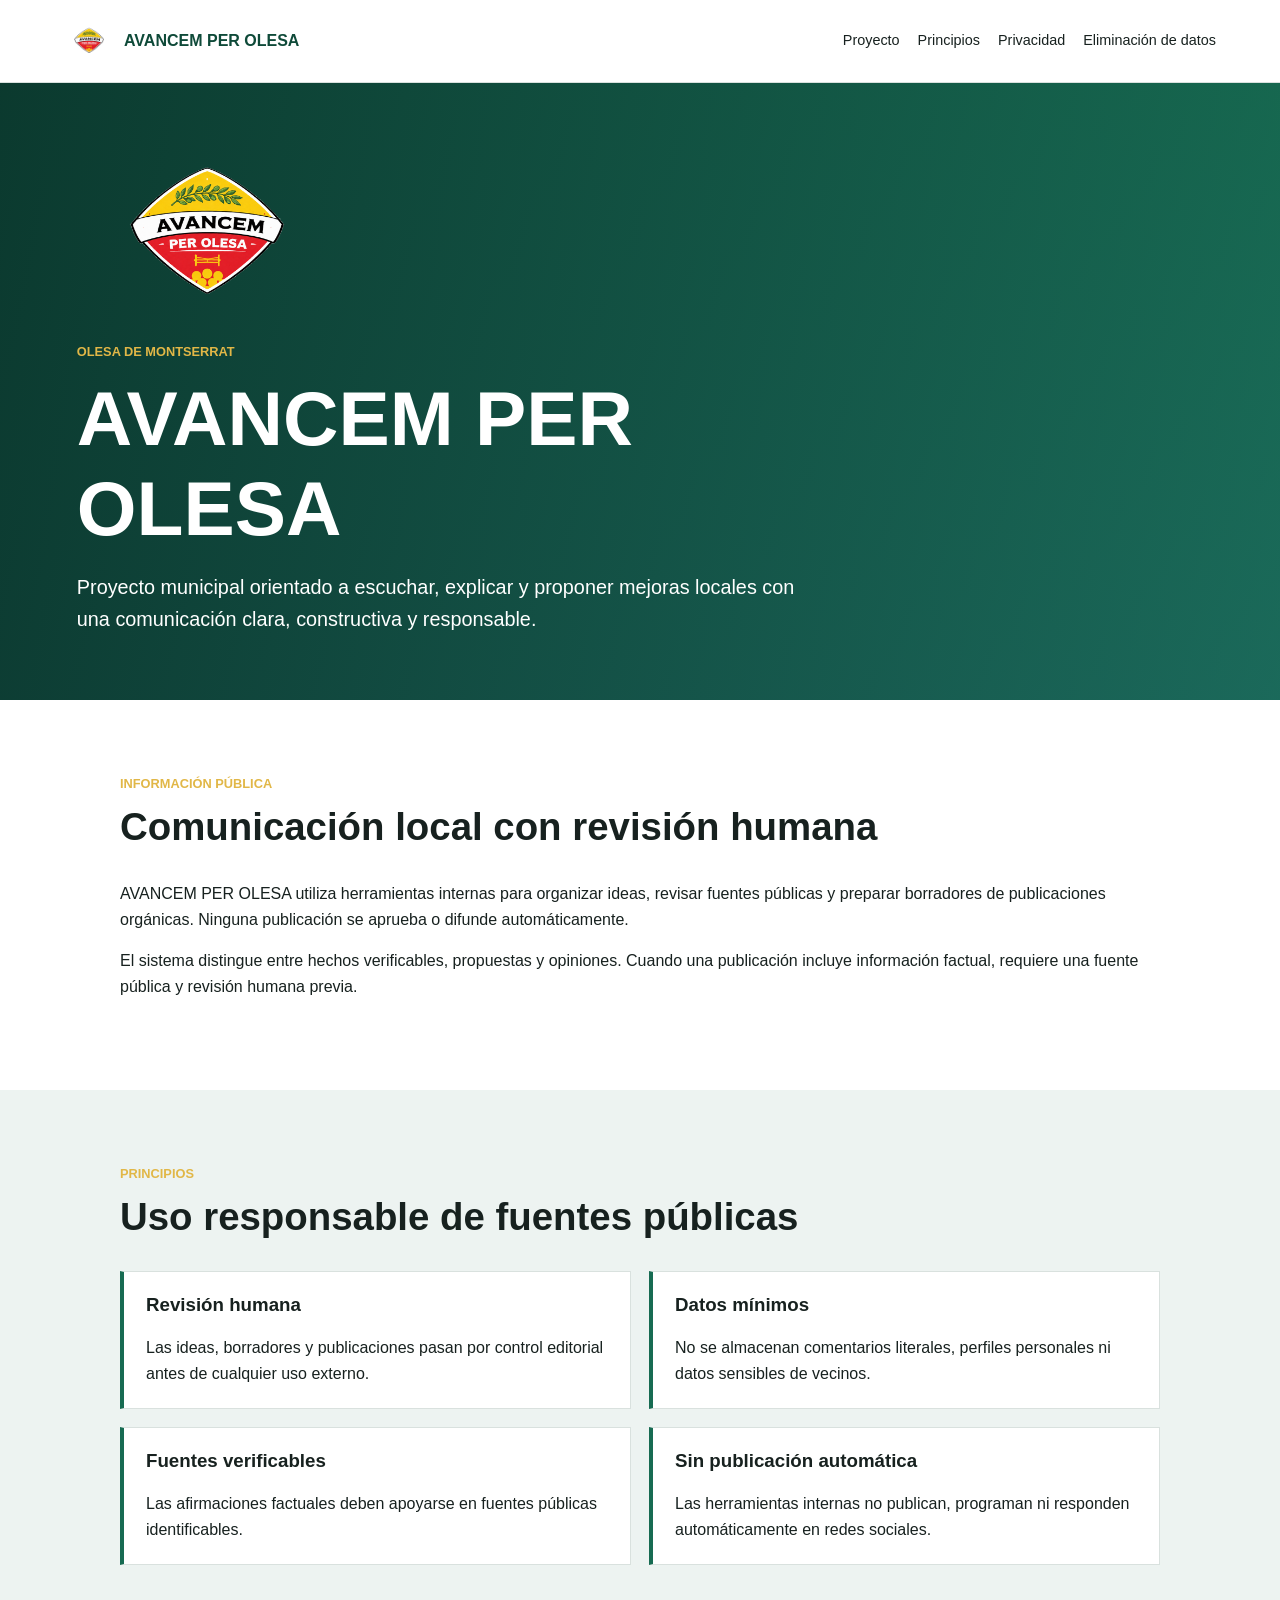
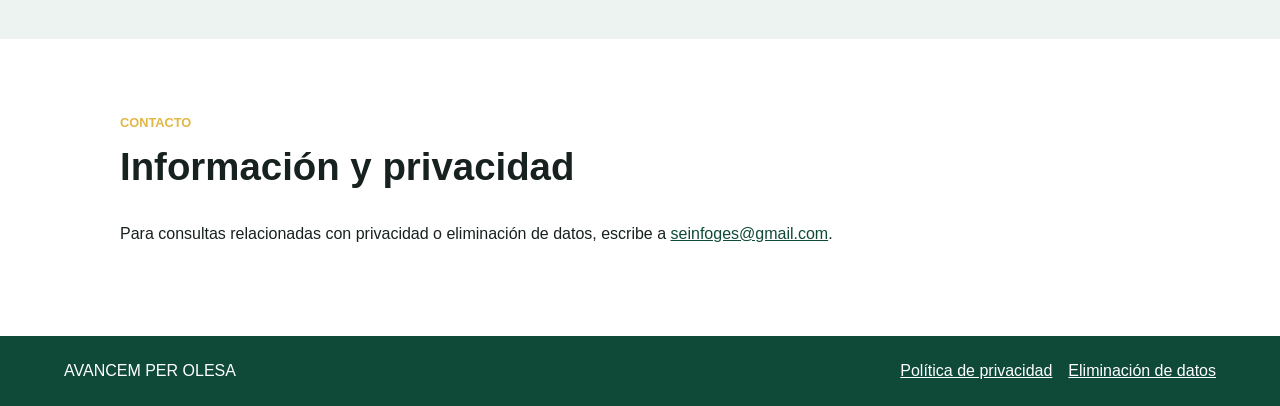
<file: index.html>
<!doctype html>
<html lang="es">
  <head>
    <meta charset="utf-8">
    <meta name="viewport" content="width=device-width, initial-scale=1">
    <title>AVANCEM PER OLESA</title>
    <meta name="description" content="Información pública del proyecto municipal AVANCEM PER OLESA.">
    <link rel="stylesheet" href="styles.css">
  </head>
  <body>
    <header class="site-header">
      <a class="brand" href="index.html">
        <img src="assets/logo-avancem-per-olesa-v2.png" alt="">
        <span>AVANCEM PER OLESA</span>
      </a>
      <nav aria-label="Navegación principal">
        <a href="#proyecto">Proyecto</a>
        <a href="#principios">Principios</a>
        <a href="privacy.html">Privacidad</a>
        <a href="data-deletion.html">Eliminación de datos</a>
      </nav>
    </header>

    <main>
      <section class="hero">
        <div class="hero-inner">
          <img class="hero-logo" src="assets/logo-avancem-per-olesa-v2.png" alt="Escudo de AVANCEM PER OLESA">
          <p class="eyebrow">Olesa de Montserrat</p>
          <h1>AVANCEM PER OLESA</h1>
          <p class="hero-copy">
            Proyecto municipal orientado a escuchar, explicar y proponer mejoras
            locales con una comunicación clara, constructiva y responsable.
          </p>
        </div>
      </section>

      <section class="section" id="proyecto">
        <div class="content">
          <p class="eyebrow">Información pública</p>
          <h2>Comunicación local con revisión humana</h2>
          <p>
            AVANCEM PER OLESA utiliza herramientas internas para organizar ideas,
            revisar fuentes públicas y preparar borradores de publicaciones
            orgánicas. Ninguna publicación se aprueba o difunde automáticamente.
          </p>
          <p>
            El sistema distingue entre hechos verificables, propuestas y
            opiniones. Cuando una publicación incluye información factual,
            requiere una fuente pública y revisión humana previa.
          </p>
        </div>
      </section>

      <section class="section section-alt" id="principios">
        <div class="content">
          <p class="eyebrow">Principios</p>
          <h2>Uso responsable de fuentes públicas</h2>
          <div class="principles">
            <article>
              <h3>Revisión humana</h3>
              <p>Las ideas, borradores y publicaciones pasan por control editorial antes de cualquier uso externo.</p>
            </article>
            <article>
              <h3>Datos mínimos</h3>
              <p>No se almacenan comentarios literales, perfiles personales ni datos sensibles de vecinos.</p>
            </article>
            <article>
              <h3>Fuentes verificables</h3>
              <p>Las afirmaciones factuales deben apoyarse en fuentes públicas identificables.</p>
            </article>
            <article>
              <h3>Sin publicación automática</h3>
              <p>Las herramientas internas no publican, programan ni responden automáticamente en redes sociales.</p>
            </article>
          </div>
        </div>
      </section>

      <section class="section">
        <div class="content">
          <p class="eyebrow">Contacto</p>
          <h2>Información y privacidad</h2>
          <p>
            Para consultas relacionadas con privacidad o eliminación de datos,
            escribe a
            <a href="mailto:seinfoges@gmail.com">seinfoges@gmail.com</a>.
          </p>
        </div>
      </section>
    </main>

    <footer>
      <span>AVANCEM PER OLESA</span>
      <div>
        <a href="privacy.html">Política de privacidad</a>
        <a href="data-deletion.html">Eliminación de datos</a>
      </div>
    </footer>
  </body>
</html>
</file>
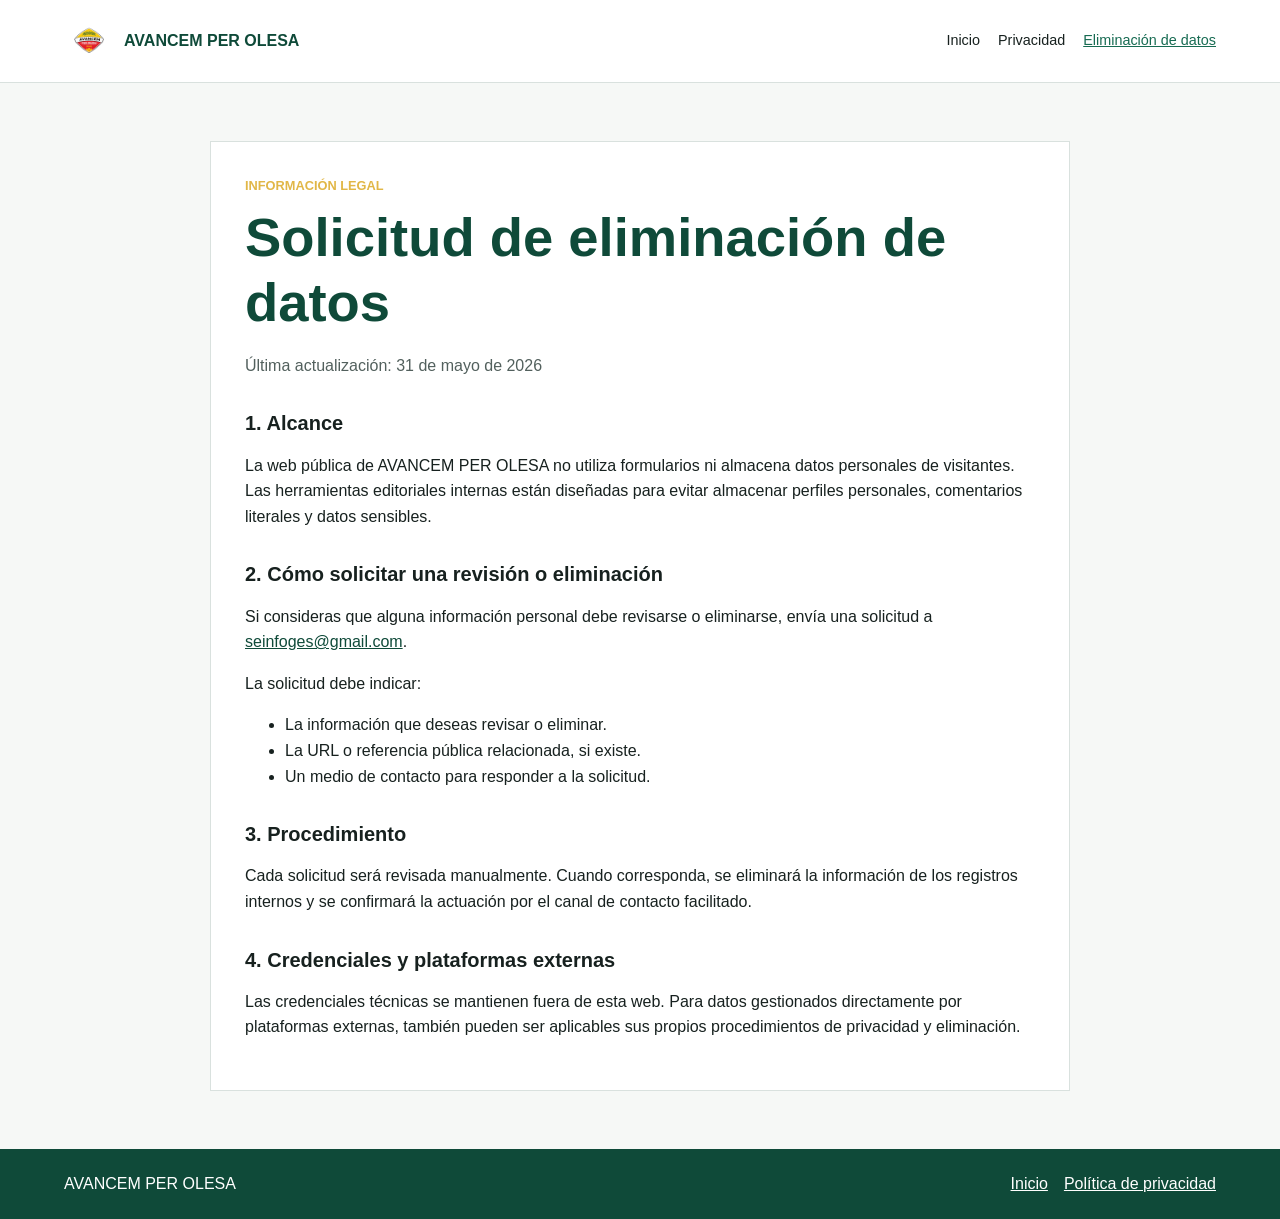
<file: data-deletion.html>
<!doctype html>
<html lang="es">
  <head>
    <meta charset="utf-8">
    <meta name="viewport" content="width=device-width, initial-scale=1">
    <title>Eliminación de datos | AVANCEM PER OLESA</title>
    <meta name="description" content="Procedimiento de eliminación de datos de AVANCEM PER OLESA.">
    <link rel="stylesheet" href="styles.css">
  </head>
  <body>
    <header class="site-header">
      <a class="brand" href="index.html">
        <img src="assets/logo-avancem-per-olesa-v2.png" alt="">
        <span>AVANCEM PER OLESA</span>
      </a>
      <nav aria-label="Navegación principal">
        <a href="index.html">Inicio</a>
        <a href="privacy.html">Privacidad</a>
        <a aria-current="page" href="data-deletion.html">Eliminación de datos</a>
      </nav>
    </header>

    <main class="legal-page">
      <article class="legal-content">
        <p class="eyebrow">Información legal</p>
        <h1>Solicitud de eliminación de datos</h1>
        <p class="updated">Última actualización: 31 de mayo de 2026</p>

        <h2>1. Alcance</h2>
        <p>
          La web pública de AVANCEM PER OLESA no utiliza formularios ni almacena
          datos personales de visitantes. Las herramientas editoriales internas
          están diseñadas para evitar almacenar perfiles personales, comentarios
          literales y datos sensibles.
        </p>

        <h2>2. Cómo solicitar una revisión o eliminación</h2>
        <p>
          Si consideras que alguna información personal debe revisarse o
          eliminarse, envía una solicitud a
          <a href="mailto:seinfoges@gmail.com">seinfoges@gmail.com</a>.
        </p>
        <p>La solicitud debe indicar:</p>
        <ul>
          <li>La información que deseas revisar o eliminar.</li>
          <li>La URL o referencia pública relacionada, si existe.</li>
          <li>Un medio de contacto para responder a la solicitud.</li>
        </ul>

        <h2>3. Procedimiento</h2>
        <p>
          Cada solicitud será revisada manualmente. Cuando corresponda, se
          eliminará la información de los registros internos y se confirmará la
          actuación por el canal de contacto facilitado.
        </p>

        <h2>4. Credenciales y plataformas externas</h2>
        <p>
          Las credenciales técnicas se mantienen fuera de esta web. Para datos
          gestionados directamente por plataformas externas, también pueden ser
          aplicables sus propios procedimientos de privacidad y eliminación.
        </p>
      </article>
    </main>

    <footer>
      <span>AVANCEM PER OLESA</span>
      <div>
        <a href="index.html">Inicio</a>
        <a href="privacy.html">Política de privacidad</a>
      </div>
    </footer>
  </body>
</html>
</file>
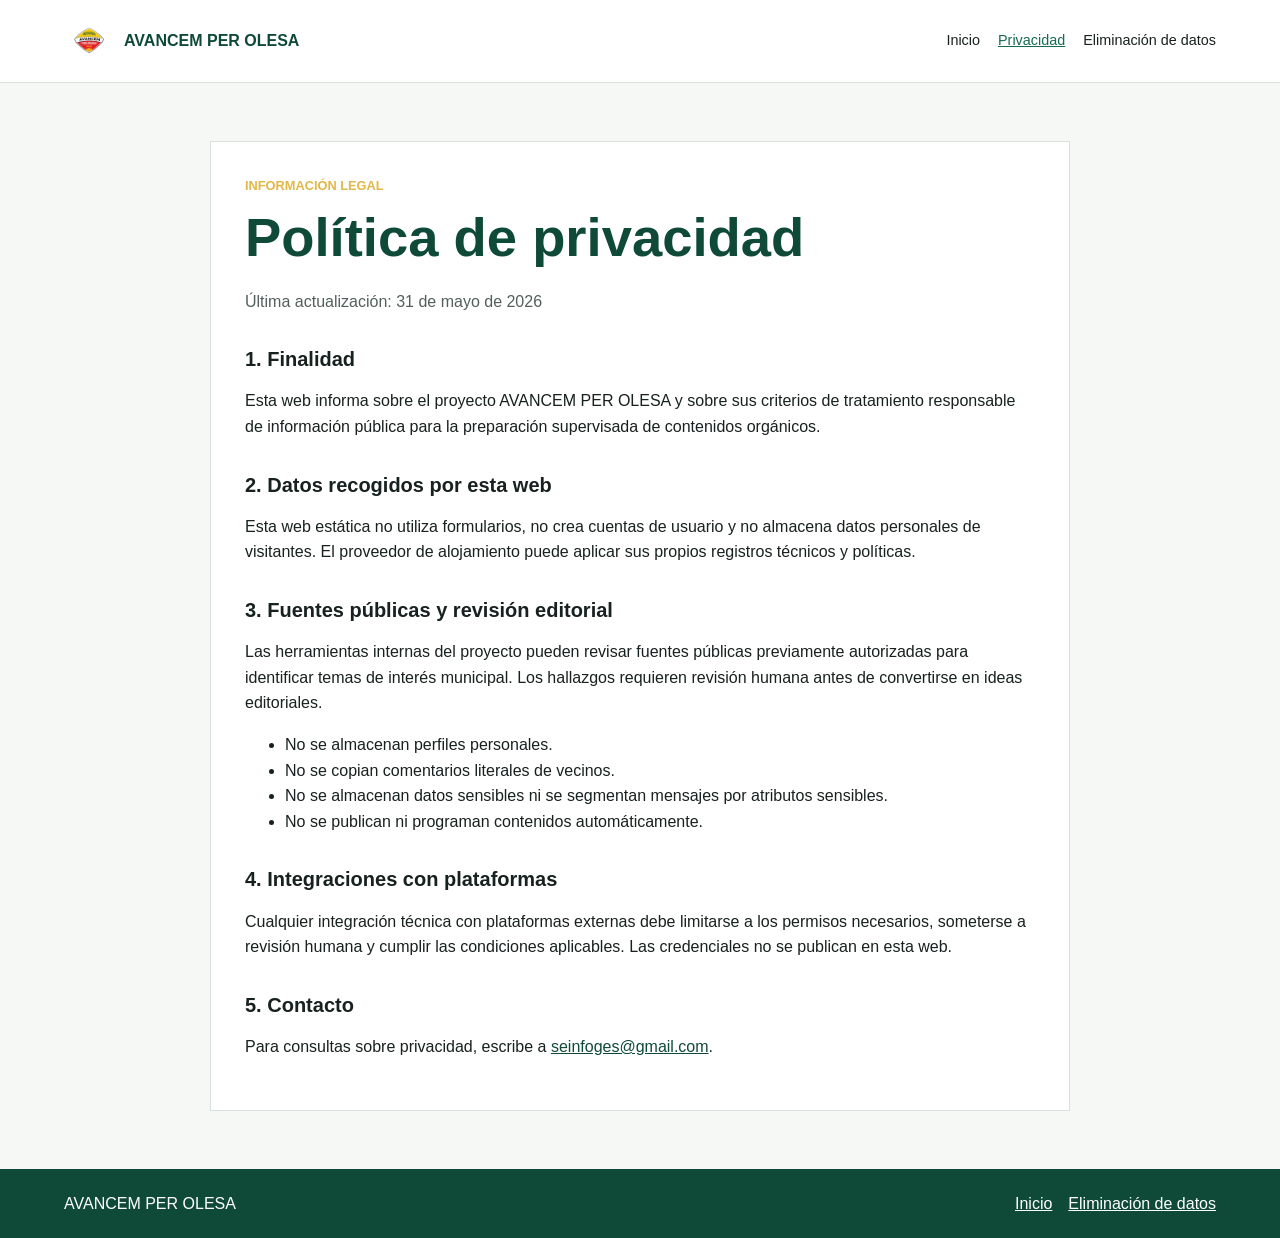
<file: privacy.html>
<!doctype html>
<html lang="es">
  <head>
    <meta charset="utf-8">
    <meta name="viewport" content="width=device-width, initial-scale=1">
    <title>Política de privacidad | AVANCEM PER OLESA</title>
    <meta name="description" content="Política de privacidad de AVANCEM PER OLESA.">
    <link rel="stylesheet" href="styles.css">
  </head>
  <body>
    <header class="site-header">
      <a class="brand" href="index.html">
        <img src="assets/logo-avancem-per-olesa-v2.png" alt="">
        <span>AVANCEM PER OLESA</span>
      </a>
      <nav aria-label="Navegación principal">
        <a href="index.html">Inicio</a>
        <a aria-current="page" href="privacy.html">Privacidad</a>
        <a href="data-deletion.html">Eliminación de datos</a>
      </nav>
    </header>

    <main class="legal-page">
      <article class="legal-content">
        <p class="eyebrow">Información legal</p>
        <h1>Política de privacidad</h1>
        <p class="updated">Última actualización: 31 de mayo de 2026</p>

        <h2>1. Finalidad</h2>
        <p>
          Esta web informa sobre el proyecto AVANCEM PER OLESA y sobre sus
          criterios de tratamiento responsable de información pública para la
          preparación supervisada de contenidos orgánicos.
        </p>

        <h2>2. Datos recogidos por esta web</h2>
        <p>
          Esta web estática no utiliza formularios, no crea cuentas de usuario
          y no almacena datos personales de visitantes. El proveedor de
          alojamiento puede aplicar sus propios registros técnicos y políticas.
        </p>

        <h2>3. Fuentes públicas y revisión editorial</h2>
        <p>
          Las herramientas internas del proyecto pueden revisar fuentes
          públicas previamente autorizadas para identificar temas de interés
          municipal. Los hallazgos requieren revisión humana antes de convertirse
          en ideas editoriales.
        </p>
        <ul>
          <li>No se almacenan perfiles personales.</li>
          <li>No se copian comentarios literales de vecinos.</li>
          <li>No se almacenan datos sensibles ni se segmentan mensajes por atributos sensibles.</li>
          <li>No se publican ni programan contenidos automáticamente.</li>
        </ul>

        <h2>4. Integraciones con plataformas</h2>
        <p>
          Cualquier integración técnica con plataformas externas debe limitarse
          a los permisos necesarios, someterse a revisión humana y cumplir las
          condiciones aplicables. Las credenciales no se publican en esta web.
        </p>

        <h2>5. Contacto</h2>
        <p>
          Para consultas sobre privacidad, escribe a
          <a href="mailto:seinfoges@gmail.com">seinfoges@gmail.com</a>.
        </p>
      </article>
    </main>

    <footer>
      <span>AVANCEM PER OLESA</span>
      <div>
        <a href="index.html">Inicio</a>
        <a href="data-deletion.html">Eliminación de datos</a>
      </div>
    </footer>
  </body>
</html>
</file>
<file: styles.css>
:root {
  --ink: #17211f;
  --muted: #52605d;
  --paper: #f6f8f6;
  --surface: #ffffff;
  --line: #d9e1de;
  --green: #176b52;
  --green-dark: #0f4a39;
  --blue: #315f8b;
  --yellow: #e1b747;
}

* {
  box-sizing: border-box;
}

html {
  scroll-behavior: smooth;
}

body {
  margin: 0;
  color: var(--ink);
  background: var(--paper);
  font-family: Arial, Helvetica, sans-serif;
  line-height: 1.6;
}

a {
  color: var(--green-dark);
}

.site-header {
  display: flex;
  min-height: 72px;
  align-items: center;
  justify-content: space-between;
  gap: 24px;
  padding: 16px clamp(20px, 5vw, 72px);
  border-bottom: 1px solid var(--line);
  background: var(--surface);
}

.brand {
  display: inline-flex;
  align-items: center;
  gap: 10px;
  color: var(--green-dark);
  font-size: 1rem;
  font-weight: 800;
  text-decoration: none;
}

.brand img {
  width: 50px;
  height: 50px;
  object-fit: contain;
}

nav {
  display: flex;
  flex-wrap: wrap;
  gap: 18px;
}

nav a {
  color: var(--ink);
  font-size: 0.9rem;
  text-decoration: none;
}

nav a:hover,
nav a[aria-current="page"] {
  color: var(--green);
  text-decoration: underline;
}

.hero {
  display: flex;
  min-height: 470px;
  align-items: end;
  padding: 64px clamp(20px, 6vw, 92px);
  color: #ffffff;
  background:
    linear-gradient(100deg, rgba(10, 56, 44, 0.96), rgba(23, 107, 82, 0.74)),
    linear-gradient(20deg, var(--blue), var(--green));
}

.hero-inner {
  max-width: 780px;
}

.hero-logo {
  display: block;
  width: min(260px, 60vw);
  margin-bottom: 22px;
}

.eyebrow {
  margin: 0 0 10px;
  color: var(--yellow);
  font-size: 0.8rem;
  font-weight: 800;
  text-transform: uppercase;
}

h1,
h2,
h3 {
  margin-top: 0;
  line-height: 1.18;
}

h1 {
  margin-bottom: 18px;
  font-size: clamp(2.4rem, 6vw, 5rem);
}

h2 {
  font-size: clamp(1.65rem, 3vw, 2.4rem);
}

.hero-copy {
  max-width: 720px;
  margin: 0;
  font-size: 1.24rem;
}

.section {
  padding: 74px clamp(20px, 6vw, 92px);
  background: var(--surface);
}

.section-alt {
  background: #edf3f1;
}

.content {
  max-width: 1040px;
  margin: 0 auto;
}

.principles {
  display: grid;
  grid-template-columns: repeat(2, minmax(0, 1fr));
  gap: 18px;
}

.principles article {
  padding: 22px;
  border: 1px solid var(--line);
  border-left: 4px solid var(--green);
  background: var(--surface);
}

.principles p {
  margin-bottom: 0;
}

.notice {
  padding: 16px;
  border-left: 4px solid var(--yellow);
  background: #fff8dc;
}

.legal-page {
  padding: 58px 20px;
}

.legal-content {
  max-width: 860px;
  margin: 0 auto;
  padding: 34px;
  border: 1px solid var(--line);
  background: var(--surface);
}

.legal-content h1 {
  color: var(--green-dark);
  font-size: clamp(2rem, 5vw, 3.4rem);
}

.legal-content h2 {
  margin-top: 34px;
  font-size: 1.25rem;
}

.updated {
  color: var(--muted);
}

footer {
  display: flex;
  justify-content: space-between;
  gap: 18px;
  padding: 22px clamp(20px, 5vw, 72px);
  color: #ffffff;
  background: var(--green-dark);
}

footer div {
  display: flex;
  flex-wrap: wrap;
  gap: 16px;
}

footer a {
  color: #ffffff;
}

@media (max-width: 700px) {
  .site-header,
  footer {
    align-items: flex-start;
    flex-direction: column;
  }

  .hero {
    min-height: 390px;
  }

  .principles {
    grid-template-columns: 1fr;
  }

  .legal-content {
    padding: 22px;
  }
}
</file>
